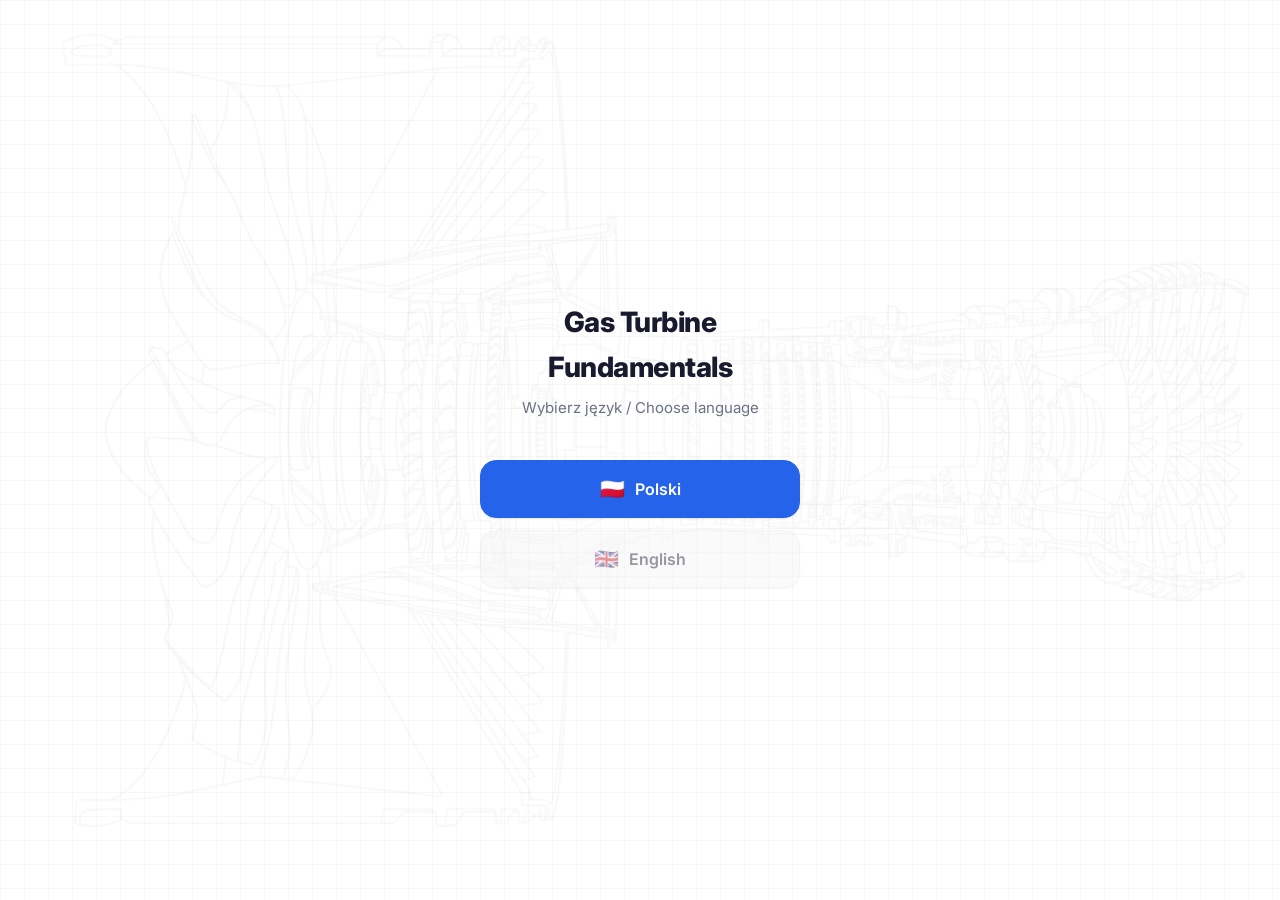
<file: index.html>
﻿<!DOCTYPE html>
<html lang="pl">
<head>
  <meta charset="UTF-8">
  <meta name="viewport" content="width=device-width, initial-scale=1.0, maximum-scale=1.0, user-scalable=no">
  <title>Gas Turbine Fundamentals</title>
  <link rel="stylesheet" href="assets/css/styles.css">
  <style>
    /* ===== EKRANY STARTOWE – DODATKI DO styles.css ===== */

    .app-start #app {
      padding: 0;
    }

    .screen {
      display: none;
      flex-direction: column;
      height: 100%;
      animation: fadeIn .35s ease;
    }

    .screen.active {
      display: flex;
    }

    @keyframes fadeIn {
      from { opacity: 0; transform: translateY(10px); }
      to   { opacity: 1; transform: translateY(0); }
    }

    /* --- Wyśrodkowanie ekranu języka --- */
    /* --- Wycentrowanie wszystkich ekranów --- */
    .screen .main-content {
        display: flex;
        flex-direction: column;
        justify-content: center;
        align-items: center;
        text-align: center;
    }


    /* Zachowaj left-align wewnątrz kart menu */
    .menu-list,
    .disclaimer-card {
      text-align: justify;
    }

    /* --- Przyciski językowe --- */
    .lang-option {
      width: 100%;
      max-width: 320px;
      padding: 18px 24px;
      border-radius: var(--radius-lg);
      border: 1px solid var(--border);
      background: var(--card-bg);
      box-shadow: var(--shadow);
      font-family: var(--font);
      font-size: 1rem;
      font-weight: 600;
      color: var(--text);
      cursor: pointer;
      display: flex;
      align-items: center;
      justify-content: center;
      gap: 10px;
      margin-bottom: 12px;
      transition: .2s ease;
      -webkit-tap-highlight-color: transparent;
    }

    .lang-option:hover:not(:disabled) {
      border-color: var(--accent);
      box-shadow: var(--shadow-hover);
      transform: translateY(-1px);
    }

    .lang-option:active:not(:disabled) {
      transform: translateY(0);
    }

    .lang-option:disabled {
      opacity: .45;
      cursor: not-allowed;
      background: var(--border-light);
    }

    .lang-option--primary {
      background: var(--accent);
      color: #fff;
      border-color: var(--accent);
    }

    .lang-option--primary:hover:not(:disabled) {
      background: var(--accent-hover);
    }

    .lang-flag { font-size: 1.25rem; line-height: 1; }

    /* --- Disclaimer --- */
    .disclaimer-card {
      max-width: 560px;
      width: 100%;
      margin: 0 auto;
      background: var(--card-bg);
      border: 1px solid var(--border);
      border-radius: var(--radius-lg);
      padding: 28px;
      box-shadow: var(--shadow);
    }

    .disclaimer-card h2 {
      font-size: 1.15rem;
      font-weight: 700;
      margin-bottom: 16px;
      display: flex;
      align-items: center;
      gap: 8px;
    }

    .disclaimer-card p {
      font-size: .9375rem;
      color: var(--text-secondary);
      line-height: 1.7;
      margin-bottom: 12px;
    }

    .disclaimer-card strong {
      color: var(--text);
    }

    .disclaimer-card em {
      color: var(--accent);
      font-style: normal;
      font-weight: 600;
    }

    .checkbox-row {
      display: flex;
      align-items: flex-start;
      gap: 12px;
      margin-top: 20px;
      padding-top: 20px;
      border-top: 1px solid var(--border-light);
    }

    .checkbox-row input[type="checkbox"] {
      width: 22px;
      height: 22px;
      accent-color: var(--accent);
      flex-shrink: 0;
      margin-top: 2px;
      cursor: pointer;
    }

    .checkbox-row label {
      font-size: .875rem;
      color: var(--text-secondary);
      cursor: pointer;
      line-height: 1.5;
    }

    /* --- Menu jako course-cards --- */
    .menu-list {
      flex: 1 1 auto;
      overflow-y: auto;
      min-height: 0;
      display: flex;
      flex-direction: column;
      justify-content: center;
      gap: 16px;
      max-width: 560px;
      width: 100%;
      margin: 0 auto;
    }


    .menu-card {
      position: relative;
      overflow: hidden;
      background: var(--card-bg);
      border: 1px solid var(--border);
      border-radius: var(--radius-lg);
      padding: 22px 24px;
      display: flex;
      align-items: center;
      gap: 16px;
      color: inherit;
      text-decoration: none;
      box-shadow: var(--shadow);
      transition: .2s ease;
    }

    .menu-card:hover:not(.locked) {
      border-color: var(--accent);
      box-shadow: var(--shadow-hover);
      transform: translateY(-1px);
    }

    .menu-card.locked {
      opacity: .55;
      cursor: not-allowed;
      pointer-events: none;
    }

    .menu-card .course-icon {
      width: 48px;
      height: 48px;
      border-radius: 14px;
      display: flex;
      align-items: center;
      justify-content: center;
      flex-shrink: 0;
      font-size: 22px;
      background: var(--accent-light);
    }

    .menu-card.locked .course-icon {
      background: var(--border-light);
    }

    .menu-card .course-info {
      flex: 1;
    }

    .menu-card .course-name {
      font-size: 16px;
      font-weight: 700;
    }

    .menu-card .course-desc {
      font-size: 13px;
      color: var(--text-secondary);
    }

    .menu-card .badge {
      position: absolute;
      top: 12px;
      right: 12px;
      background: var(--accent);
      color: #fff;
      font-size: .65rem;
      font-weight: 700;
      padding: .25rem .5rem;
      border-radius: 99px;
      text-transform: uppercase;
      letter-spacing: .02em;
    }

    .menu-card.locked .badge {
      background: var(--text-muted);
    }

    /* --- Wstecz / powrót --- */
    .back-link {
      display: inline-flex;
      align-items: center;
      gap: 6px;
      color: var(--text-secondary);
      font-size: .875rem;
      font-weight: 500;
      text-decoration: none;
      transition: color .2s;
    }

    .back-link:hover {
      color: var(--accent);
    }

    /* --- Mobile --- */
    @media (max-width: 480px) {
      .disclaimer-card { padding: 20px; }
      .menu-card { padding: 18px; }
    }
  </style>
<!-- <base target="_blank"> -->
</head>
<body class="app-start">

  <div id="app">

    <!-- ═══════════════════════════════════════
         EKRAN 1: WYBÓR JĘZYKA
         ═══════════════════════════════════════ -->
    <section id="screen-lang" class="screen active">
      <div class="main-content">
        <h1 style="font-size:28px;font-weight:800;letter-spacing:-.5px;margin-bottom:6px;">
          Gas Turbine<br>Fundamentals
        </h1>
        <p class="subtitle" style="margin-bottom:40px;">Wybierz język / Choose language</p>

        <button class="lang-option lang-option--primary" onclick="app.selectLang('pl')">
          <span class="lang-flag">🇵🇱</span> Polski
        </button>

        <button class="lang-option" disabled title="Dostępne wkrótce">
          <span class="lang-flag">🇬🇧</span> English
        </button>

      </div>
    </section>

    <!-- ═══════════════════════════════════════
         EKRAN 2: DISCLAIMER
         ═══════════════════════════════════════ -->
    <section id="screen-disclaimer" class="screen">
      <header class="app-header">
        <div class="app-header__brand">
          <h1 style="font-size:18px;font-weight:700;">Informacja</h1>
        </div>
      </header>

      <div class="main-content" >
        <div class="disclaimer-card">
          <h2>⚠️ Źródła danych</h2>
          <p>
                Aplikacja <em>Gas Turbine Fundamentals</em> została zbudowana wyłącznie w celach edukacyjnych do nauki o silnikach turbinowych.
          </p>
          <p>
                Wszystkie informacje zawarte w aplikacji pochodzą z ogólnodostępnych źródeł i <strong>nie stanowią tajemnicy żadnej firmy</strong>.
          </p>
          <p>
                Materiały nie zastępują oficjalnej dokumentacji producenta ani przepisów prawa lotniczego.
          </p>

          <div class="checkbox-row">
            <input type="checkbox" id="accept-terms" onchange="app.toggleAccept()">
            <label for="accept-terms">
              Rozumiem i akceptuję powyższe warunki. Chcę przejść do aplikacji.
            </label>
          </div>
        </div>
      </div>

      <footer class="navigation-footer">
        <div class="navigation-footer-inner">
            <button id="btn-accept" class="btn-accept" disabled onclick="app.goToMenu()">
                Przejdź do aplikacji
            </button>
        </div>
        <div style="text-align:center;margin-top:12px;">
          <a href="#" class="back-link" onclick="app.goBack('screen-lang'); return false;">
            Zmień język
          </a>
        </div>
      </footer>
    </section>

    <!-- ═══════════════════════════════════════
         EKRAN 3: MENU GŁÓWNE
         ═══════════════════════════════════════ -->
    <section id="screen-menu" class="screen">
      <header class="app-header">
        <div class="app-header__brand">
          <h1 style="font-size:24px;font-weight:700;">INSIDE THE ENGINE</h1>
        </div>
      </header>

      <div class="main-content" >
        <p class="module-select-title">Wybierz moduł szkoleniowy</p>

        <nav class="menu-list">

          <!-- 1. Poznaj budowę silnika – niedostępny -->
          <div class="menu-card locked">
            <div class="course-icon">🔧</div>
            <div class="course-info">
              <div class="course-name">Poznaj budowę silnika</div>
              <div class="course-desc">Anatomia silnika turbinowego</div>
            </div>
            <span class="badge">Wkrótce</span>
          </div>

          <!-- 2. Stany niesprawności – niedostępny -->
          <div class="menu-card locked">
            <div class="course-icon">⚡</div>
            <div class="course-info">
              <div class="course-name">Stany niesprawności</div>
              <div class="course-desc">Diagnostyka i troubleshooting</div>
            </div>
            <span class="badge">Wkrótce</span>
          </div>

          <!-- 3. Systemy i układy – dostępny -->
          <a href="engine-systems.html" class="menu-card">
            <div class="course-icon">⚙️</div>
            <div class="course-info">
              <div class="course-name">Systemy i układy</div>
              <div class="course-desc">Olej, paliwo, zapłon, start, FADEC</div>
            </div>
          </a>

        </nav>
      </div>

      <footer class="navigation-footer">
        <div style="text-align:center;">
          <a href="#" class="back-link" onclick="app.goBack('screen-disclaimer'); return false;">
            Wstecz
          </a>
        </div>
      </footer>
    </section>

  </div>

  <script src="assets/js/app.js"></script>
</body>
</html>
</file>
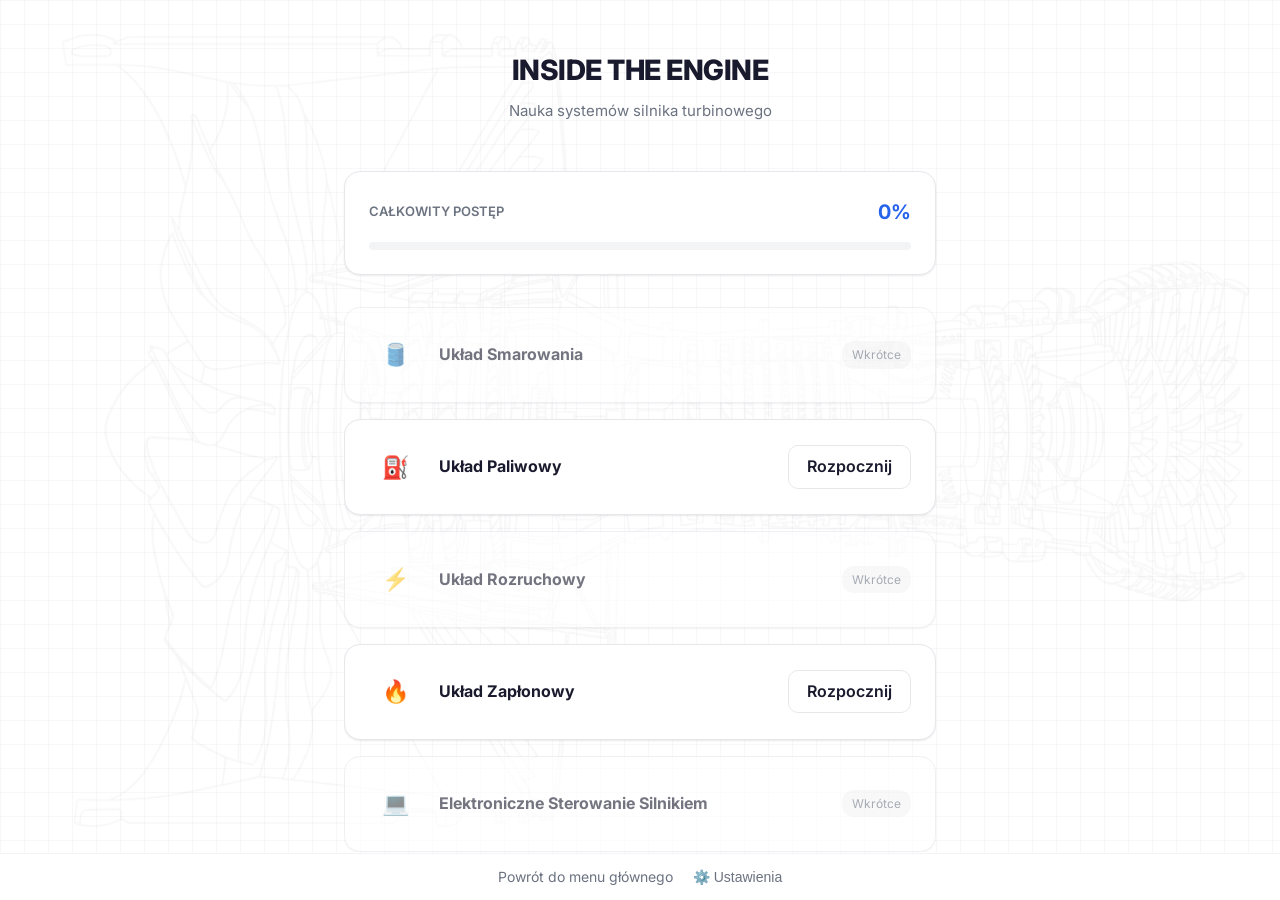
<file: engine-systems.html>
<!DOCTYPE html>
<html lang="pl">
<head>
    <meta charset="UTF-8">
    <meta name="viewport" content="width=device-width, initial-scale=1.0">
    <title>Inside the Engine – Nauka systemów silnika turbinowego</title>
    <link rel="preconnect" href="https://fonts.googleapis.com">
    <link rel="preconnect" href="https://fonts.gstatic.com" crossorigin>
    <link href="https://fonts.googleapis.com/css2?family=Inter:wght@300;400;500;600;700;800&display=swap" rel="stylesheet">
    <link rel="stylesheet" href="assets/css/styles.css">
<!-- <base target="_blank"> -->
  <style>
      .course-card.locked {
        opacity: 0.6;
        cursor: not-allowed;
    }

    .badge {
        background: var(--border-light);
        color: var(--text-secondary);
        padding: 4px 10px;
        border-radius: 12px;
        font-size: 12px;
    }
    </style>
</head>
<body>
    <div class="container">
        <!-- Header -->
        <header class="header">
            <!-- <div class="logo-icon"> -->
                <!-- <svg viewBox="0 0 24 24" fill="none" stroke="currentColor" stroke-width="2" stroke-linecap="round" stroke-linejoin="round"> -->
                    <!-- <circle cx="12" cy="12" r="3"/> -->
                    <!-- <path d="M12 1v2M12 21v2M4.22 4.22l1.42 1.42M18.36 18.36l1.42 1.42M1 12h2M21 12h2M4.22 19.78l1.42-1.42M18.36 5.64l1.42-1.42"/> -->
                <!-- </svg> -->
            <!-- </div> -->
            <h1>INSIDE THE ENGINE</h1>
            <p class="subtitle">Nauka systemów silnika turbinowego</p>
        </header>

        <!-- Global Progress -->
        <div class="global-progress">
            <div class="global-progress-header">
                <span class="global-progress-label">Całkowity postęp</span>
                <span class="global-progress-value" id="globalPercent">0%</span>
            </div>
            <div class="progress-bar">
                <div class="progress-bar-fill" id="globalBar" style="width: 0%"></div>
            </div>
        </div>

        <!-- Courses List -->
        <div class="courses-list" id="coursesList">
            <!-- Rendered by JS -->
        </div>
          <!-- Nawigacja powrotna -->
            <div class="footer-nav">

                <a href="index.html" class="back-link">
                    Powrót do menu głównego
                </a>

                <button id="settingsBtn" class="settings-btn">
                    ⚙️ Ustawienia
                </button>

            </div>

    </div>

    <script>
        // === KONFIGURACJA KURSÓW ===
        const courses = [
            {
                id: 'oil',
                name: 'Układ Smarowania',
                desc: '',
                icon: '🛢️',
                iconClass: 'oil',
                locked: true
            },
            {
                id: 'fuel',
                name: 'Układ Paliwowy',
                desc: '',
                icon: '⛽',
                iconClass: 'fuel',
                locked: false
            },
            {
                id: 'starting',
                name: 'Układ Rozruchowy',
                desc: '',
                icon: '⚡',
                iconClass: 'starting',
                locked: true
            },
            {
                id: 'ignition',
                name: 'Układ Zapłonowy',
                desc: '',
                icon: '🔥',
                iconClass: 'ignition',
                locked: false
            },
            {
                id: 'fadec',
                name: 'Elektroniczne Sterowanie Silnikiem',
                desc: '',
                icon: '💻',
                iconClass: 'fadec',
                locked: true
            }
        ];

        // === POSTĘP (localStorage) ===
        function getProgress(courseId) {
            const data = localStorage.getItem(`progress_${courseId}`);
            return data ? parseInt(data, 10) : 0;
        }

        function setProgress(courseId, percent) {
            localStorage.setItem(`progress_${courseId}`, percent.toString());
            render();
        }

        function getGlobalProgress() {
            const total = courses.reduce((sum, c) => sum + getProgress(c.id), 0);
            return Math.round(total / courses.length);
        }

        // === RENDER ===
        function render() {
            const list = document.getElementById('coursesList');
            const globalPercent = getGlobalProgress();

            // Aktualizuj globalny pasek
            document.getElementById('globalPercent').textContent = globalPercent + '%';
            document.getElementById('globalBar').style.width = globalPercent + '%';

            // Renderuj karty kursów
            list.innerHTML = courses.map(course => {
                const progress = getProgress(course.id);
                const isDone = progress >= 100;
                const isStarted = progress > 0 && progress < 100;
                const isNew = progress === 0;

                let btnText, btnClass;
                if (isDone) {
                    btnText = 'Powtórz';
                    btnClass = '';
                } else if (isStarted) {
                    btnText = 'Kontynuuj';
                    btnClass = 'primary';
                } else {
                    btnText = 'Rozpocznij';
                    btnClass = '';
                }

                return `
                    ${
                        course.locked
                        ? `<div class="course-card locked">`
                        : `<a href="learn.html?course=${course.id}" class="course-card">`
                    }

                        <div class="course-icon ${course.iconClass}">
                            ${course.icon}
                        </div>

                        <div class="course-info">
                            <div class="course-name">${course.name}</div>
                            <div class="course-desc">${course.desc}</div>
                        </div>

                        <div class="course-meta">

                            ${
                                course.locked
                                ? '<span class="badge">Wkrótce</span>'
                                : `


                                    <div class="course-btn ${btnClass}">
                                        ${btnText}
                                    </div>
                                `
                            }

                        </div>

                    ${course.locked ? '</div>' : '</a>'}
                `;
            }).join('');
        }

        // === DEMO: Przycisk do resetu postępu (Ctrl+Shift+R) ===
        document.addEventListener('keydown', (e) => {
            if (e.ctrlKey && e.shiftKey && e.key === 'R') {
                e.preventDefault();
                if (confirm('Zresetować cały postęp?')) {
                    courses.forEach(c => localStorage.removeItem(`progress_${c.id}`));
                    render();
                }
            }
        });

        // Inicjalizacja
        render();
    </script>
    
    <script>
    function showSettings() {

        var html =
            '<div class="step-intro-overlay">' +

                '<div class="step-intro-modal">' +

                    '<div class="step-intro-icon">⚙️</div>' +

                    '<h2>Ustawienia</h2>' +

                    '<p>' +
                        'Możesz ponownie włączyć wskazówki wyświetlane przed etapami nauki lub wyczyścić całą pamięć aplikacji.' +
                    '</p>' +

                    '<div class="step-settings-actions">' +

                        '<button class="btn btn-primary reset-hints">' +
                            'Reset wskazówek' +
                        '</button>' +

                        '<button class="btn btn-primary step-settings-reset reset-memory">' +
                            'Reset postępów nauki' +
                        '</button>' +

                        '<button class="btn btn-primary close-settings">' +
                            'Zamknij' +
                        '</button>' +

                    '</div>' +

                '</div>' +

            '</div>';

        document.body.insertAdjacentHTML('beforeend', html);

        var overlay = document.querySelector('.step-intro-overlay');

        overlay.querySelector('.close-settings')
            .addEventListener('click', function () {
                overlay.remove();
            });

        // Reset tylko popupów
        overlay.querySelector('.reset-hints')
            .addEventListener('click', function () {

                if (!confirm('Ponownie wyświetlać wskazówki przed etapami nauki?')) {
                    return;
                }

                Object.keys(localStorage).forEach(function(key){

                    if (key.startsWith('stepIntro_')) {
                        localStorage.removeItem(key);
                    }

                });

                alert('Wskazówki zostały zresetowane.');

            });

        // Reset całej pamięci aplikacji
        overlay.querySelector('.reset-memory')
            .addEventListener('click', function () {

                if (!confirm('Usunąć cały postęp oraz wszystkie zapisane ustawienia?')) {
                    return;
                }

                localStorage.clear();

                location.reload();

            });

    }

    document
        .getElementById('settingsBtn')
        .addEventListener('click', showSettings);
  </script>
  
</body>
</html>
</file>
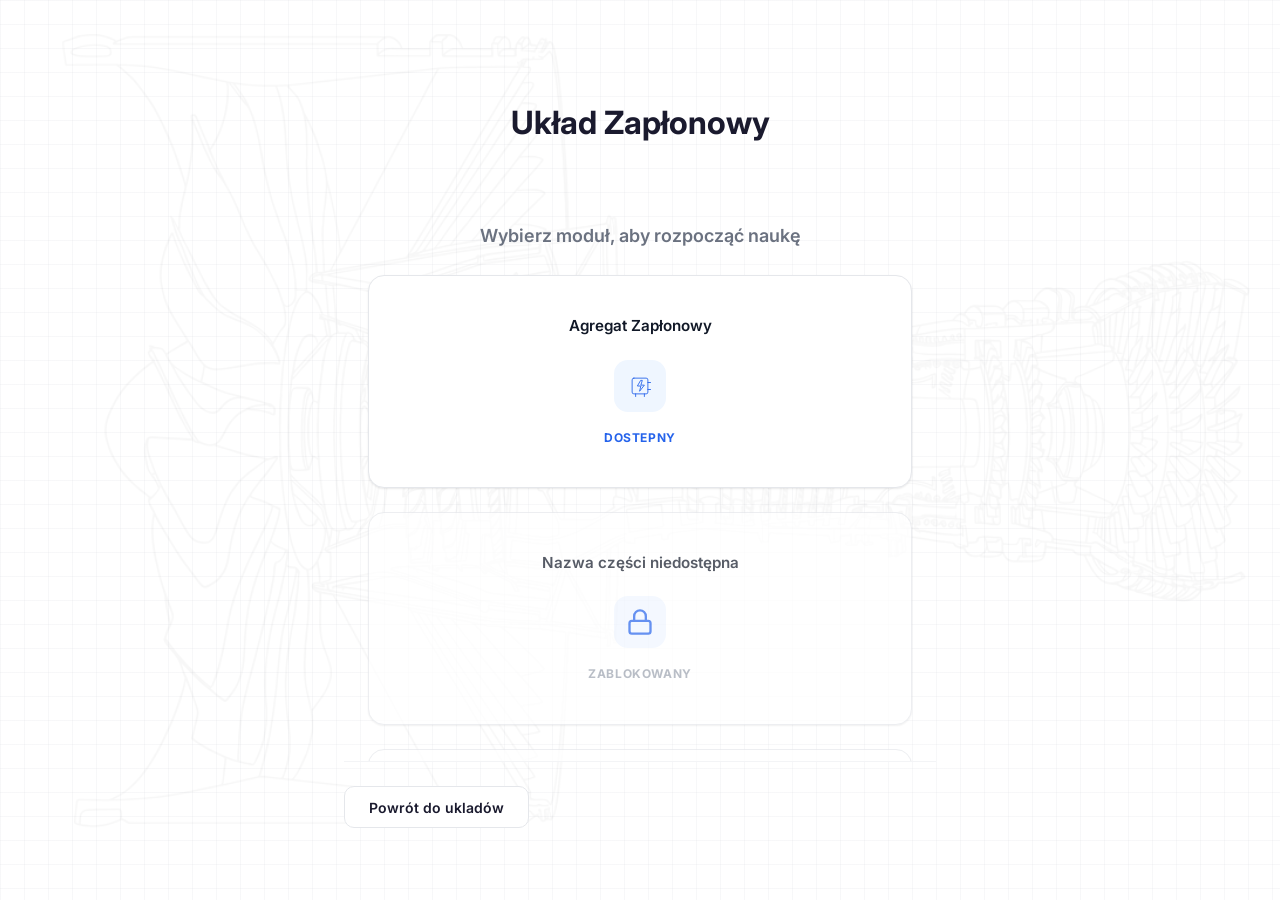
<file: learn.html>
﻿<!DOCTYPE html>
<html lang="pl">
<head>
    <meta charset="UTF-8">
    <meta name="viewport" content="width=device-width, initial-scale=1.0">
    <title>Inside the Engine — Nauka</title>
    <link rel="preconnect" href="https://fonts.googleapis.com">
    <link rel="preconnect" href="https://fonts.gstatic.com" crossorigin>
    <link href="https://fonts.googleapis.com/css2?family=Inter:wght@400;500;600;700&display=swap" rel="stylesheet">
    <link rel="stylesheet" href="assets/css/styles.css">
</head>

<body>

<div id="app">

    <header class="app-header">
        <div class="app-header__brand" id="header-brand">
            <h1 id="course-title">Ładowanie...</h1>
        </div>
    </header>

    <main id="main-content" class="main-content">
        <div class="loading-screen">
            <p style="color: var(--color-text-muted);">Ładowanie kursu...</p>
        </div>
    </main>

    <footer id="navigation-footer" class="navigation-footer" role="contentinfo"></footer>

    <div id="toast-container" class="toast-container" aria-live="polite" aria-atomic="true"></div>

</div>


<script>
    // Dynamiczne ładowanie pliku data.js na podstawie parametru ?course=
    (function() {

        const params = new URLSearchParams(window.location.search);
        const courseId = params.get('course') || 'ignition';

        const validCourses = ['oil', 'fuel', 'ignition', 'starting', 'fadec'];

        if (!validCourses.includes(courseId)) {
            document.getElementById('main-content').innerHTML = `
                <div class="loading-screen">
                    <h2 style="color: var(--error); margin-bottom: 1rem;">Nieznany kurs</h2>
                    <p>Kurs "${courseId}" nie istnieje.</p>
                    <a href="index.html" class="nav-button nav-button--primary error-action" style="margin-top: 2rem; display: inline-block;">Wróć do strony głównej</a>
                </div>`;
            return;
        }


        const script = document.createElement('script');
        script.src = `courses/${courseId}/data.js`;


        script.onerror = function() {
            document.getElementById('main-content').innerHTML = `
                <div class="loading-screen">
                    <h2 style="color: var(--error); margin-bottom: 1rem;">Błąd ładowania</h2>
                    <p>Nie udało się załadować danych kursu.</p>
                    <a href="index.html" class="nav-button nav-button--primary" style="margin-top: 2rem; display: inline-block;">Wróć do strony głównej</a>
                </div>`;
        };


        script.onload = function() {

            // Ustawienie nazwy kursu z data.js
            if (window.COURSE_DATA && window.COURSE_DATA.title) {
                document.getElementById('course-title').textContent = window.COURSE_DATA.title;
            }


            // Po załadowaniu data.js, załaduj silnik
            const engineScript = document.createElement('script');

            engineScript.src = 'assets/js/courseEngine.js';

            engineScript.onload = function() {
                if (typeof window.initCourse === 'function') {
                    window.initCourse();
                }
            };

            document.body.appendChild(engineScript);
        };


        document.body.appendChild(script);

    })();
</script>

</body>
</html>
</file>
<file: assets/css/styles.css>
/* ========================================
   INSIDE THE ENGINE — Global Styles
   ======================================== */

@import url('https://fonts.googleapis.com/css2?family=Inter:wght@300;400;500;600;700;800&display=swap');


:root {

    --bg:#ffffff;
    --text:#1a1a2e;
    --text-secondary:#6b7280;
    --text-muted:#9ca3af;

    --accent:#2563eb;
    --accent-light:#eff6ff;
    --accent-hover:#1d4ed8;

    --border:#e5e7eb;
    --border-light:#f3f4f6;

    --success:#10b981;
    --success-bg:#ecfdf5;

    --error:#ef4444;
    --error-bg:#fef2f2;

    --card-bg:#ffffff;

    --shadow:
        0 1px 3px rgba(0,0,0,.04),
        0 1px 2px rgba(0,0,0,.06);

    --shadow-hover:
        0 4px 12px rgba(0,0,0,.08),
        0 2px 4px rgba(0,0,0,.04);


    --radius-sm:8px;
    --radius-md:12px;
    --radius-lg:16px;

    --font:
        'Inter',
        -apple-system,
        BlinkMacSystemFont,
        'Segoe UI',
        sans-serif;

}


*,
*::before,
*::after {

    margin:0;
    padding:0;
    box-sizing:border-box;

}


html {
    height: 100%;
    font-size:16px;
    -webkit-font-smoothing:antialiased;
}



body { 

    font-family: var(--font);

    background: var(--bg);

    color: var(--text);

    line-height: 1.6;

    height: 100%;
    min-height: 100vh;

    margin: 0;

    overflow: hidden; /* blokuje scroll całej strony */

    position: relative;

    isolation: isolate;


    background-image:

        linear-gradient(
            rgba(229,231,235,.3) 1px,
            transparent 1px
        ),

        linear-gradient(
            90deg,
            rgba(229,231,235,.3) 1px,
            transparent 1px
        );


    background-size: 24px 24px;
}


#app {

    height: 100vh;

    display: flex;

    flex-direction: column;

}


/* ===== BACKGROUND IMAGE ===== */


body::before {

    content:"";

    position:fixed;

    inset:0;


    background-image:url("../images/background.png");

    background-position:center;

    background-size:cover;

    background-repeat:no-repeat;


    opacity:.03;

    pointer-events:none;

    z-index:-1;

}



/* ===== MAIN APP ===== */

#app,
.container {

    max-width:640px;

    height:100vh;

    margin:0 auto;

    padding:48px 24px;

    box-sizing:border-box;

    position:relative;

    z-index:1;

    display:flex;

    flex-direction:column;

}



/* ===== HEADER ===== */


.header {

    text-align:center;

    margin-bottom:48px;

}



.logo-icon {

    width:56px;

    height:56px;

    margin:0 auto 20px;

    background:var(--accent-light);

    border-radius:16px;

    display:flex;

    align-items:center;

    justify-content:center;

    border:1px solid rgba(37,99,235,.12);

}


.logo-icon svg {

    width:28px;

    height:28px;

    color:var(--accent);

}


.header h1 {

    font-size:28px;

    font-weight:800;

    letter-spacing:-.5px;

    margin-bottom:6px;

}



.subtitle {

    font-size:15px;

    color:var(--text-secondary);

}

.module-select-title {
    font-size: 1.125rem;
    color: var(--text-secondary, #374151);
    font-weight: 600;
    margin-bottom: 1.5rem;
    text-align: center;
}

/* ===== GLOBAL PROGRESS ===== */


.global-progress {

    background:var(--card-bg);

    border:1px solid var(--border);

    border-radius:16px;

    padding:24px;

    margin-bottom:32px;

    box-shadow:var(--shadow);

}



.global-progress-header {

    display:flex;

    justify-content:space-between;

    align-items:center;

    margin-bottom:14px;

}


.global-progress-label {

    font-size:13px;

    font-weight:600;

    text-transform:uppercase;

    color:var(--text-secondary);

}



.global-progress-value {

    font-size:20px;

    font-weight:700;

    color:var(--accent);

}



.progress-bar {

    width:100%;

    height:8px;

    background:var(--border-light);

    border-radius:99px;

    overflow:hidden;

}



.progress-bar-fill {

    height:100%;

    background:var(--accent);

    border-radius:99px;

    transition:.4s ease;

}



/* ===== COURSES ===== */

.courses-list {
    
    flex:1 1 auto;
    
    overflow-y:auto;

    min-height:0;
    
    display:flex;
    
    flex-direction:column;
    
    gap:16px;
    
}

.course-card:focus {
    outline:none;
}

.course-card {

    position:relative;
    overflow:hidden;

    background:var(--card-bg);

    border:1px solid var(--border);
    border-radius:16px;

    padding:24px;

    display:flex;
    align-items:center;

    gap:18px;

    color:inherit;
    text-decoration:none;

    box-shadow:var(--shadow);

    transition:.2s ease;
}


.course-card:hover {

    border-color:var(--accent);

    box-shadow:var(--shadow-hover);

    transform:translateY(-1px);
}


/* ===== ICON AS BACKGROUND ===== */

.card-background-icon {

    position:absolute;

    inset:0;

    display:flex;

    align-items:center;

    justify-content:center;

    opacity:0.08;

    transform:scale(2.5);

    pointer-events:none;

    z-index:0;
}


.card-background-icon svg {

    width:100%;
    height:100%;
}


/* Wszystko co ma być nad ikoną */

.card-content {

    position:relative;

    z-index:1;

    width:100%;

    display:flex;

    align-items:center;

    gap:18px;
}


/* ===== NORMAL CONTENT ===== */

.course-icon {

    width:52px;

    height:52px;

    border-radius:14px;

    display:flex;

    justify-content:center;

    align-items:center;

    flex-shrink:0;

    font-size:22px;
}


.course-info {

    flex:1;

}


.course-name {

    font-size:16px;

    font-weight:700;

}


.course-desc {

    font-size:13px;

    color:var(--text-secondary);

}


.course-meta {

    display:flex;

    flex-direction:column;

    align-items:flex-end;

    gap:8px;
}


/* ===== BUTTONS ===== */


.course-btn,
.btn-primary,
.btn-secondary {


    border-radius:10px;

    padding:8px 18px;

    font-weight:600;

    cursor:pointer;

}



.course-btn {

    background:white;

    border:1px solid var(--border);

}



.btn-primary {

    background:var(--accent);

    color:white;

    border:none;

}



.btn-secondary {

    background:white;

    border:1px solid var(--border);

}



/* ===== LEARNING ===== */


.learning-wrap,
.quiz-wrap,
.question-wrap {

    max-width:560px;

    margin:auto;

    padding:32px 0;

}



.question-title {

    font-size:1.15rem;

    font-weight:700;

    margin-bottom:24px;

}



.theory-box {

    background:var(--border-light);

    border-left:3px solid var(--accent);

    padding:24px;

    margin-bottom:32px;

}

.theory-sections{

    max-width:700px;
    margin:auto;

}

.theory-section{

    border:1px solid #d1d5db;
    border-radius:12px;
    margin-bottom:14px;
    overflow:hidden;
    background:white;

}

.theory-section__header{

    width:100%;
    border:none;
    background:white;

    display:flex;
    justify-content:space-between;
    align-items:center;

    padding:18px;

    font-size:1rem;
    font-weight:600;

    cursor:pointer;

}

.theory-section__content{

    display:none;

    padding:0 18px 18px 18px;

    line-height:1.8;

    color:#4b5563;

    text-align: justify;
    text-justify: inter-word;
    hyphens: auto;

}

.theory-section.open .theory-section__content{

    display:block;
    text-align: justify;
}

.theory-section.open .theory-section__arrow{

    transform:rotate(45deg);

}

.theory-section__content p {
    text-indent: 2em;
}
.theory-section__content ul{
    margin: 1rem 0;
    padding-left: 1.5rem;
}

.theory-section__arrow{

    font-size:24px;

    transition:.2s;

}
.theory-image{

    width:100%;
    max-width:500px;

    display:block;

    margin:0 auto 20px auto;

    border-radius:12px;

}
/* ===== ANSWERS ===== */


.answers-list {

    display:flex;

    flex-direction:column;

    gap:8px;

}



.answer-btn {

    width:100%;

    text-align:left;

    padding:16px;

    background:white;

    border:1px solid var(--border);

    border-radius:8px;

    cursor:pointer;

}



.answer-btn.selected {

    border-color:var(--accent);

    background:var(--accent-light);

}



.answer-btn.correct {

    border-color:var(--success);

    background:var(--success-bg);

}



.answer-btn.incorrect {

    border-color:var(--error);

    background:var(--error-bg);

}



/* ===== FOOTER ===== */


.footer {

    text-align:center;

    margin-top:48px;

    padding-top:24px;

    border-top:1px solid var(--border-light);

}


.footer p {

    font-size:12px;

    color:var(--text-secondary);

}



/* ===== MOBILE ===== */


@media(max-width:480px){


    #app,
    .container {

        padding:24px 16px;

    }


    .header h1 {

        font-size:24px;

    }


    .course-card {

        padding:18px;

        gap:14px;

    }


    .course-icon {

        width:44px;

        height:44px;

    }


}

/* ========================================
   COURSE ENGINE ENHANCEMENTS
======================================== */


#main-content {
    animation: pageEnter .35s ease;
}


@keyframes pageEnter {

from {
    opacity:0;
    transform:translateY(8px);
}

to {
    opacity:1;
    transform:none;
}

}



/* MODULE STATES */

.course-card.done {
    border-color: var(--success);
}


.course-card.locked {
    opacity:.55;
}


.course-card.locked:hover {
    transform:none;
    border-color:var(--border);
}



.course-icon svg,
.component-icon svg {

    width:28px;
    height:28px;

}



.component-icon {

width:52px;
height:52px;

display:flex;
align-items:center;
justify-content:center;

background:var(--accent-light);

border-radius:14px;

color:var(--accent);

border:1px solid rgba(37,99,blue,.12);

}



.course-card:hover .component-icon {

transform:scale(1.05);

}



.course-btn {

cursor:pointer;

}



.course-btn.primary {

box-shadow:
0 4px 12px rgba(37,99,235,.18);

}




/* =========================
   QUESTION CARDS
   ========================= */

.question-card {

    width: calc(100% - 24px);
    max-width: 620px;

    margin: 12px auto;

    padding: 20px;

    background: #ffffff;

    border: 1px solid rgba(17,24,39,.06);

    border-radius: 20px;

    box-shadow:
        0 4px 16px rgba(0,0,0,.05),
        0 1px 4px rgba(0,0,0,.04);

    transition:
        transform .2s ease,
        box-shadow .2s ease;

}


.question-card:active {

    transform: scale(.995);

}



/* =========================
   ANSWER BUTTONS
   ========================= */

.answer-button__text {
    width: 100%;
    text-align: center;
}

.answer-button:focus {
    outline:none;
}

.answer-button {
    width: 100%;
    min-height: 56px;
    justify-content: center;

    display: flex;
    align-items: center;

    padding: 16px 18px;

    background: #ffffff;

    border: 1px solid var(--border);
    border-radius: 16px;

    color: #111827;

    font-size: 16px;
    font-weight: 500;
    line-height: 1.4;

    cursor: pointer;

    transition:
        background .2s ease,
        border-color .2s ease,
        transform .15s ease,
        box-shadow .2s ease;
}


/* Mobile touch feedback */
.answer-button:active {
    transform: scale(.98);
}



/* Desktop hover */
/* @media (hover:hover) { */

    /* .answer-button:hover { */
        /* border-color: #2563eb; */
        /* background: #f8fafc; */

        /* box-shadow: */
            /* 0 6px 16px rgba(37,99,235,.08); */
    /* } */

/* } */



/* =========================
   SELECTED STATE
   ========================= */

.answer-button--selected {

    background: #2563eb;

    border-color: #2563eb;

    color: white;

    box-shadow:
        0 8px 20px rgba(37,99,235,.25);

    animation:
        select .2s ease;
}



@keyframes select {

    from {
        transform: scale(.96);
        opacity: .8;
    }

    to {
        transform: scale(1);
        opacity: 1;
    }

}



/* =========================
   MOBILE OPTIMIZATION
   ========================= */

@media (max-width:480px) {

    .question-card {

        width: calc(100% - 24px);

        margin: 12px auto;

        padding: 18px;

        border-radius:20px;

    }


    .answer-button {

        padding: 15px 16px;

        min-height: 54px;

        font-size: 15px;

        border-radius: 14px;

    }

}

.answer-button--correct {
    border-color: var(--success);
    background: var(--success-bg);
}

.answer-button--incorrect {
    border-color: var(--error);
    background: var(--error-bg);answer-button
}

#stage-actions {
    margin-top:24px;
    padding-top:20px;
    border-top:1px solid #e5e7eb;
}


/* DIAGRAM */


.diagram-node {

background:white;

border:1px solid var(--border);

border-radius:16px;

padding:20px;

box-shadow:var(--shadow);

transition:.2s;

}


.diagram-node:hover {

transform:translateY(-3px);

box-shadow:var(--shadow-hover);

}


.diagram-node--active {

border-color:var(--accent);

}

/* ========================================
   NAVIGATION FOOTER
   ======================================== */

.navigation-footer {

    flex: 0 0 auto;

    width: 100%;

    margin-top: 0; /* usuwamy, bo footer ma być zawsze na dole */

    padding-top: 24px;

    padding-bottom: 24px;

    border-top: 1px solid var(--border-light);

}
.btn-accept {
    display: inline-flex;

    align-items: center;
    justify-content: center;

    min-width: 160px;
    height: 42px;
    padding: 0 24px;

    border-radius: 10px;
    border: 1px solid var(--border);

    background: var(--bg);
    color: var(--text);

    font-family: var(--font);
    font-size: 14px;
    font-weight: 600;

    cursor: pointer;

    transition:
        background .2s ease,
        border-color .2s ease,
        color .2s ease,
        transform .2s ease,
        box-shadow .2s ease;
}

/* stan aktywny */
.btn-accept:hover:not(:disabled) {
    transform: translateY(-1px);
    box-shadow: 0 4px 12px rgba(0,0,0,0.12);
}

/* kliknięcie */
.btn-accept:active:not(:disabled) {
    transform: translateY(0);
}

/* przycisk zablokowany */
.btn-accept:disabled {
    opacity: 0.5;
    cursor: not-allowed;
}
.footer-buttons-center {
    display: flex;
    align-items: center;
    height: 100%;
}

.navigation-footer-inner .nav-button--primary {
    margin-left: auto;
}

.navigation-footer-inner {
    display: flex;
    justify-content: center;
    align-items: center;
    gap: 16px;
}

@media(max-width:600px){
    .navigation-footer-inner {
        flex-wrap: wrap;
    }

    .navigation-footer-inner button {
        flex: 1;
    }
}


/* Navigation buttons */

.nav-button:focus {
    outline:none;
}

.nav-button {

    display:inline-flex;

    align-items:center;

    justify-content:center;

    min-width:160px;

    height:42px;

    padding:0 24px;

    border-radius:10px;

    border:1px solid var(--border);

    background:var(--bg);

    color:var(--text);

    font-family:var(--font);

    font-size:14px;

    font-weight:600;

    cursor:pointer;

    transition:
        background .2s ease,
        border-color .2s ease,
        color .2s ease,
        transform .2s ease,
        box-shadow .2s ease;

}


.nav-button:hover:not(:disabled){

    background:var(--accent-light);

    border-color:var(--accent);

    color:var(--accent);

    transform:translateY(-1px);

    box-shadow:var(--shadow-hover);

}


.nav-button:active:not(:disabled){

    transform:translateY(0);

}


.nav-button:disabled{

    opacity:.45;

    cursor:not-allowed;

    transform:none;

    background:var(--border-light);

}


/* Primary action */

.nav-button--primary{

    background:var(--accent);

    color:white;

    /* border-color:var(--accent); */

}


.nav-button--primary:hover:not(:disabled){

    background:var(--accent-hover);

    color:white;

}



/* ========================================
   HEADER
   ======================================== */

.app-header {

    flex: 0 0 auto;

    height: 150px; /* dostosuj */

    display: flex;

    justify-content: center;

    align-items: center;

}


.app-header__brand {

    text-align: center;

}


.app-header__brand h1 {

    text-align: center;

}

.spaced-retrieval-banner {

    text-align: center;

}

/* ========================================
   MAIN CONTENT - TYLKO TU SCROLL
   ======================================== */

.main-content {
    flex: 1 1 auto;
    overflow-y: auto;
    min-height: 0;
    padding: 24px;

    display: flex;
    flex-direction: column;
    align-items: center;
    text-align: center;
}

.main-content > * {
    width: 100%;
    max-width: 620px;
}

.main-content::before,
.main-content::after {
    content: "";
    flex: 1;
}


/* ========================================
   LEARNING CONTENT CENTERING
   ======================================== */

.learning-stage__header {
    text-align: center;

}

.learning-stage__component-subtitle {
    display: block;
    font-size: .875rem;
    font-weight: 600;
    color: var(--text-secondary);
    margin-bottom: 12px;
}


.learning-stage__component-title {
    margin: 0;
    font-size: 1.5rem;
    font-weight: 700;
    color: var(--text-primary);
}


/* ========================================
   STATES
   ======================================== */

.error-action {

    margin-top:32px;

    display:inline-flex;

}


.loading-screen {

    text-align:center;

    padding:64px 32px;

    color:var(--text-secondary);

}



.answer-button--revealed { opacity: 0.4; }
.answer-button--selected { box-shadow: 0 0 0 3px var(--accent-light); }
.course-card.locked { opacity: 0.7; }
.course-card.available:hover { transform: translateY(-2px); }

.modules-grid {
    display: grid;
    grid-template-columns: repeat(auto-fit, minmax(320px, 1fr));
    gap: 24px; /* było np. 16px */
}

#toast-container {
    position: fixed;
    top: 50%;
    left: 50%;

    transform: translate(-50%, -50%);

    z-index: 9999;

    display: flex;
    flex-direction: column;

    align-items: center;
    justify-content: center;

    gap: 8px;

    width: calc(100% - 40px);
    max-width: 360px;
}


.toast {
    width: 100%;

    text-align: center;

    padding: 14px 18px;

    border-radius: 16px;

    font-size: 15px;
    line-height: 1.4;

    display: flex;
    align-items: center;
    justify-content: center;

    box-sizing: border-box;
}

/* ==============================
   AUDIO PLAYER - SKETCH STYLE
============================== */

.audio-player {

    display:flex;
    align-items:center;
    gap:10px;

    padding:12px 14px;

    background:var(--surface,#ffffff);

    border:1px solid var(--border,#d1d5db);

    border-radius:14px;

    box-shadow:
        0 1px 2px rgba(0,0,0,.05);

}



.audio-btn {

    height:38px;

    min-width:42px;

    padding:0 14px;

    display:flex;
    align-items:center;
    justify-content:center;

    border-radius:10px;

    border:1px solid var(--border,#cbd5e1);

    background:transparent;

    color:var(--text-primary,#111827);

    font-size:.9rem;

    cursor:pointer;

    transition:

        background .15s ease,
        border-color .15s ease,
        transform .15s ease;

}



.audio-btn:hover {

    background:var(--surface-hover,#f8fafc);

    border-color:#94a3b8;

}



.audio-btn:active {

    transform:scale(.96);

}



/* główny przycisk PLAY */

.audio-play {

    background:#111827;

    color:white;

    border-color:#111827;

}



.audio-play:hover {

    background:#1f2937;

}



/* przyciski przewijania */

.audio-rewind,
.audio-forward {

    font-size:.85rem;

}



/* pasek postępu */

.audio-progress {

    flex:1;

    height:6px;

    appearance:none;

    background:#e5e7eb;

    border-radius:10px;

    cursor:pointer;

}



/* Chrome / Edge */

.audio-progress::-webkit-slider-thumb {

    appearance:none;

    width:14px;

    height:14px;

    border-radius:50%;

    background:#111827;

    cursor:pointer;

}


/* Firefox */

.audio-progress::-moz-range-thumb {

    width:14px;

    height:14px;

    border-radius:50%;

    background:#111827;

    border:none;

}



/* czas */

.audio-time {

    font-size:.8rem;

    color:#6b7280;

    white-space:nowrap;

}



/* ==============================
   MOBILE
============================== */

@media(max-width:600px){


    .audio-player {

        flex-wrap:wrap;

        padding:12px;

    }


    .audio-btn {

        flex:1;

        height:40px;

        padding:0 8px;

        font-size:.8rem;

    }


    .audio-progress {

        order:5;

        flex-basis:100%;

        width:100%;

        margin-top:6px;

    }


    .audio-time {

        flex-basis:100%;

        text-align:center;

        margin-top:2px;

    }


}

.step-intro-modal .step-intro-description {

    font-family: "Inter", system-ui, sans-serif;
    text-align:center;
    font-size:16px;
    font-weight:400;
        hyphens:auto;
    color:#374151;

    line-height:1.75;
    letter-spacing:0.015em;

    /* text-align:left; */
    text-indent:1.5em;

    max-width:46ch;

    margin:0 auto 2rem auto;

    -webkit-font-smoothing:antialiased;
}

.step-intro-overlay{
    position:fixed;
    inset:0;
    background:rgba(0,0,0,.55);
    display:flex;
    justify-content:center;
    align-items:center;
    z-index:9999;
}

.step-intro-modal{

    width:min(90%,520px);

    background:#ffffff;

    border-radius:24px;

    padding:36px 32px;

    text-align:center;

    box-shadow:
        0 20px 60px rgba(0,0,0,.18);

}

.step-intro-icon{

    width:72px;
    height:72px;

    margin:0 auto 24px;

    display:flex;
    align-items:center;
    justify-content:center;

    font-size:38px;

    background:#eff6ff;

    border-radius:20px;

}

.step-intro-modal h2{

    font-family:"Inter",sans-serif;

    font-size:24px;

    font-weight:700;

    letter-spacing:-0.02em;

    color:#111827;

    margin-bottom:20px;

}


@keyframes popup{
    from{
        opacity:0;
        transform:translateY(20px) scale(.95);
    }
    to{
        opacity:1;
        transform:none;
    }
}

/* CHECKBOX OD MODALI */

.step-intro-checkbox{

    display:flex;

    align-items:center;

    gap:10px;

    margin:24px auto;

    max-width:380px;

    color:#6b7280;

    font-size:14px;

}

.step-intro-start{

    min-width:140px;

    height:44px;

    border-radius:12px;

    font-size:15px;

    font-weight:600;

    letter-spacing:.01em;

}

.step-intro-checkbox input {
    margin: 0;
}

.footer-nav{
    position:fixed;
    bottom:0;
    left:0;
    right:0;
    background:var(--bg);
    border-top:1px solid var(--border-light);
    padding:12px 20px;
    display:flex;
    justify-content:center;
    align-items:center;
    gap:20px;
    z-index:100;
}

.footer-nav .back-link{
    color:var(--text-secondary);
    text-decoration:none;
    font-size:14px;
}

.settings-btn{
    border:none;
    background:none;
    color:var(--text-secondary);
    cursor:pointer;
    font-size:14px;
}
.step-settings-actions{
    padding:12px 20px;
    display:flex;
    flex-direction:column;
    gap:12px;
}

.step-settings-reset{
    background:#dc2626;
    color:#fff;
    border-color:#dc2626;
}

.step-settings-reset:hover{
    background:#b91c1c;
}
</file>
